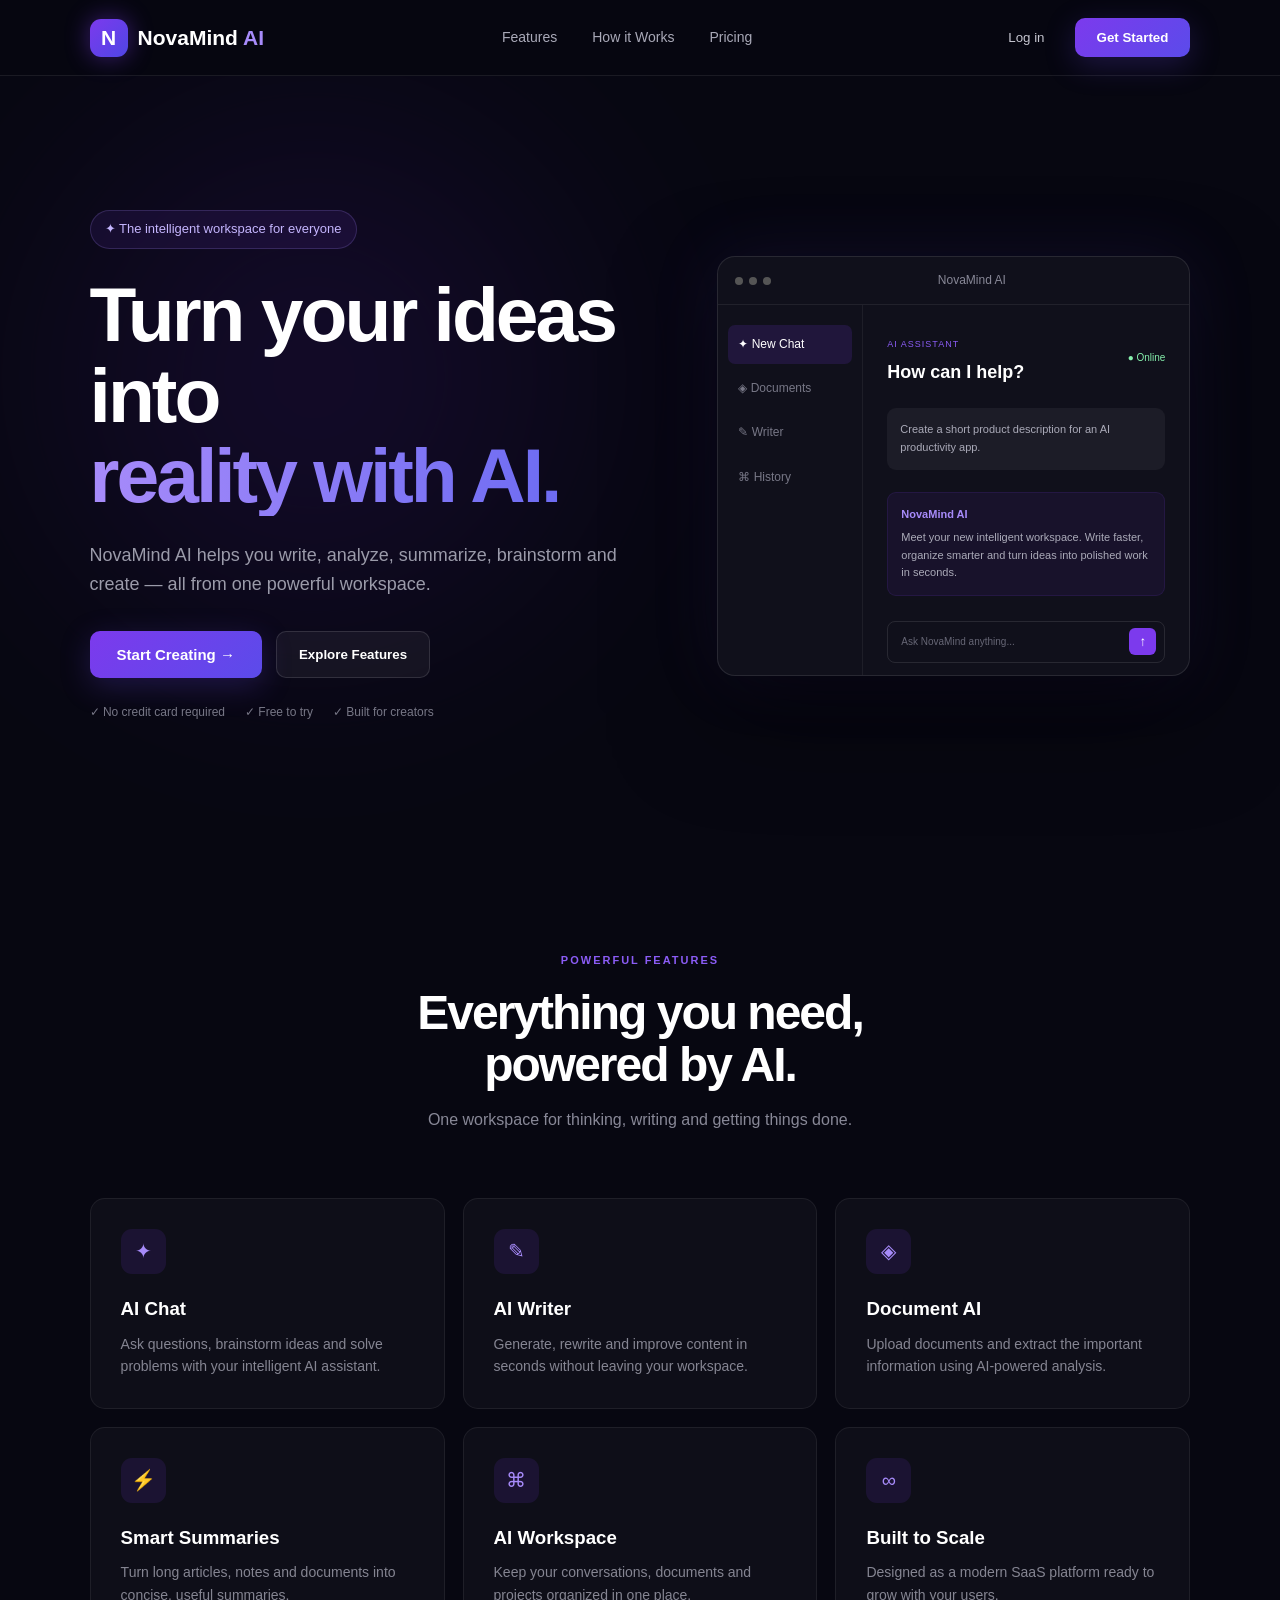
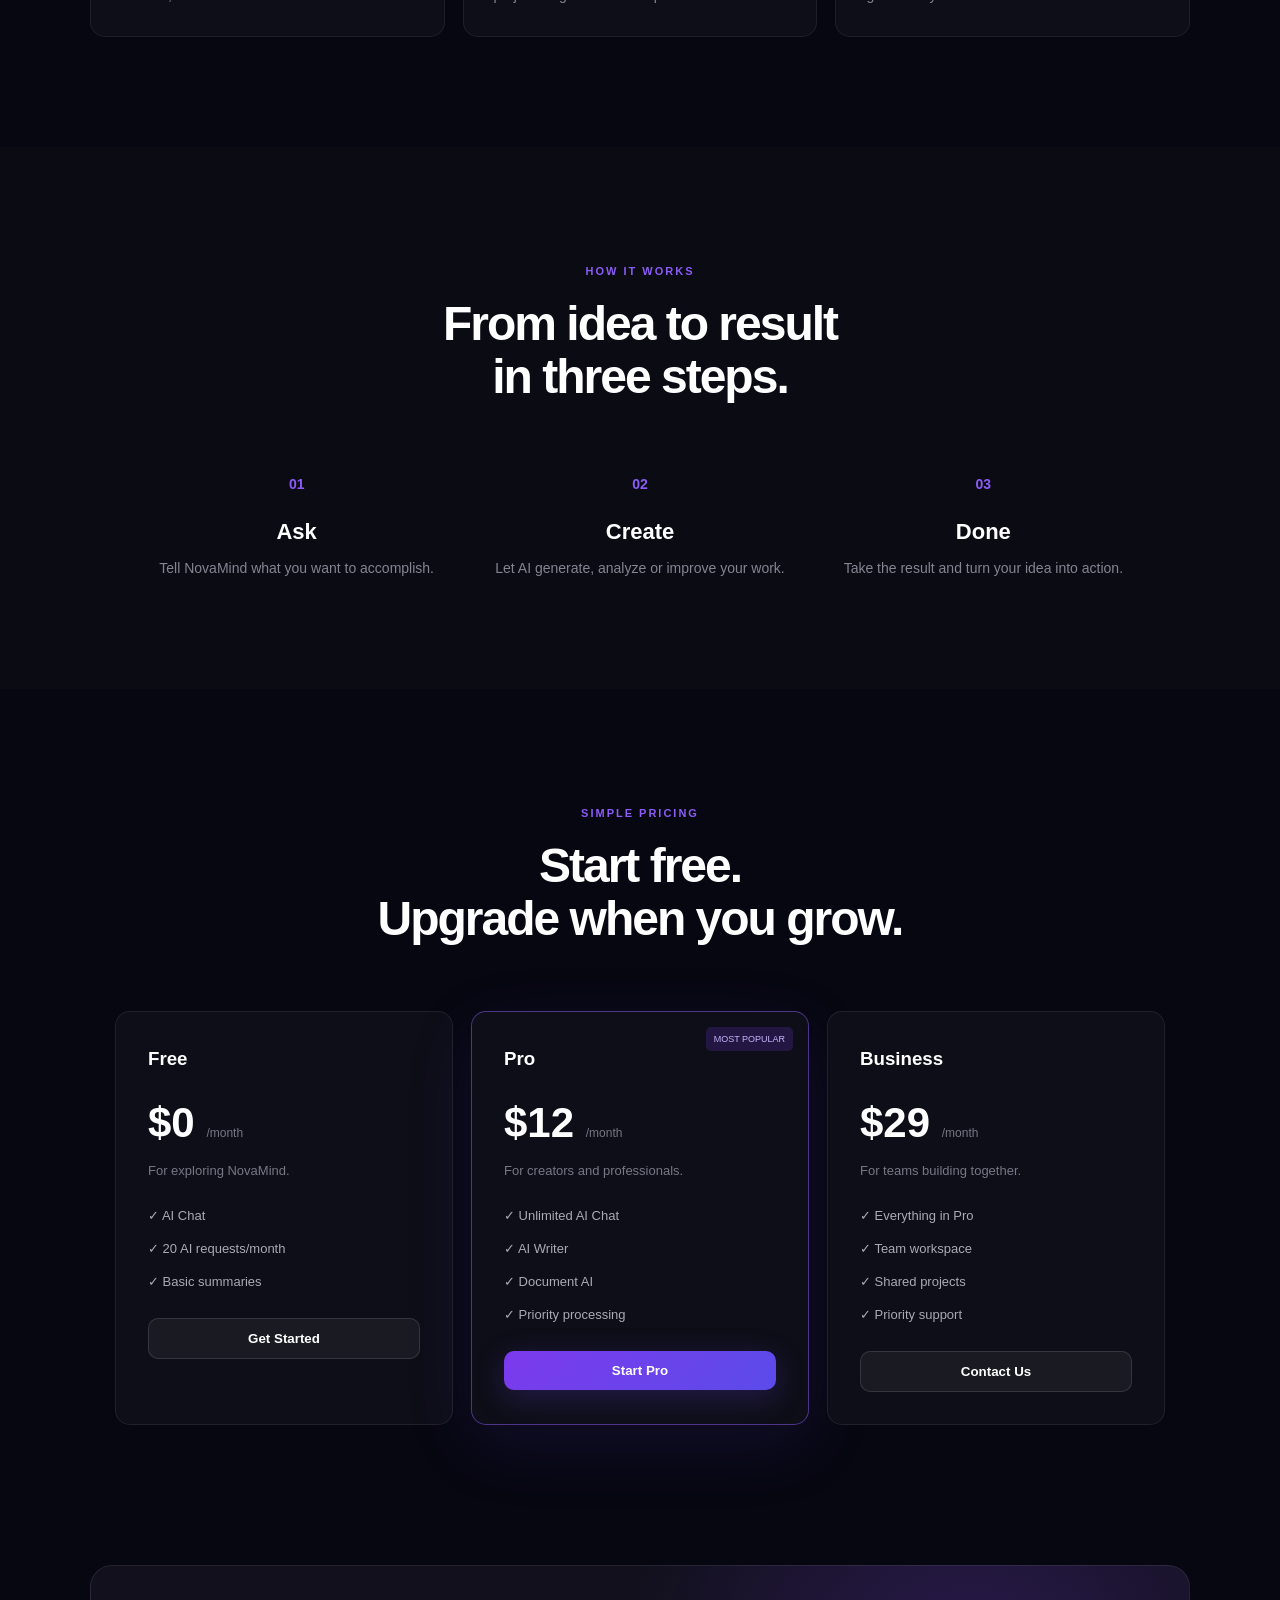
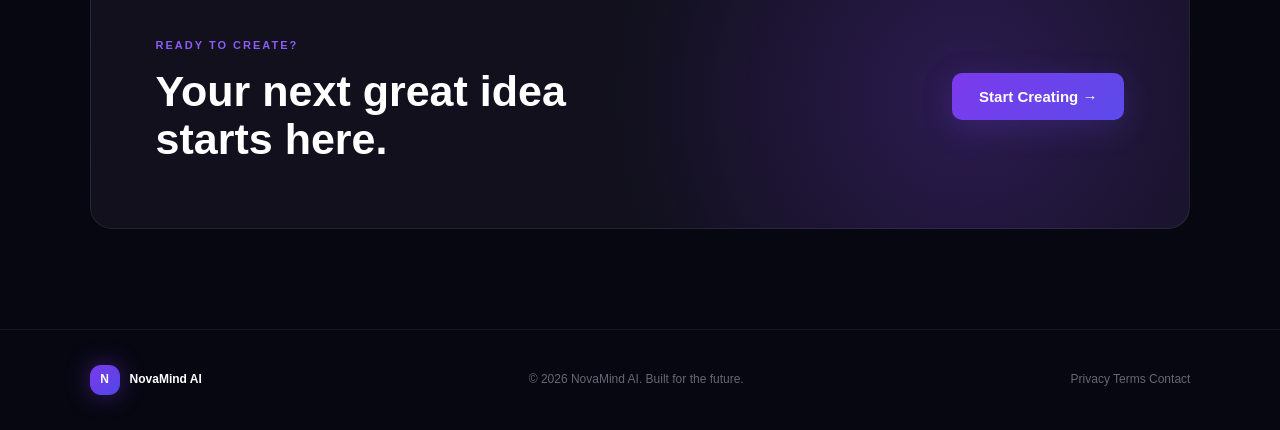
<file: index.html>
<!DOCTYPE html>
<html lang="en">
<head>
    <meta charset="UTF-8">
    <meta name="viewport" content="width=device-width, initial-scale=1.0">

    <title>NovaMind AI — Your AI Workspace</title>

    <link rel="stylesheet" href="style.css">
</head>

<body>

    <!-- NAVBAR -->
    <header class="navbar">
        <div class="logo">
            <span class="logo-icon">N</span>
            <span>NovaMind<span class="ai"> AI</span></span>
        </div>

        <nav>
            <a href="#features">Features</a>
            <a href="#how">How it Works</a>
            <a href="#pricing">Pricing</a>
        </nav>

        <div class="nav-buttons">
            <button class="login-btn">Log in</button>
            <button class="primary-btn">Get Started</button>
        </div>
    </header>


    <!-- HERO -->
    <main>

        <section class="hero">

            <div class="hero-content">

                <div class="badge">
                    ✦ The intelligent workspace for everyone
                </div>

                <h1>
                    Turn your ideas into
                    <span>reality with AI.</span>
                </h1>

                <p>
                    NovaMind AI helps you write, analyze, summarize,
                    brainstorm and create — all from one powerful workspace.
                </p>

                <div class="hero-buttons">
                    <button class="primary-btn large">
                        Start Creating →
                    </button>

                    <button class="secondary-btn">
                        Explore Features
                    </button>
                </div>

                <div class="trust">
                    <span>✓ No credit card required</span>
                    <span>✓ Free to try</span>
                    <span>✓ Built for creators</span>
                </div>

            </div>


            <!-- AI CARD -->
            <div class="ai-preview">

                <div class="window-top">
                    <div class="dots">
                        <span></span>
                        <span></span>
                        <span></span>
                    </div>

                    <div class="window-title">
                        NovaMind AI
                    </div>
                </div>

                <div class="preview-body">

                    <div class="sidebar">
                        <div class="side-item active">✦ New Chat</div>
                        <div class="side-item">◈ Documents</div>
                        <div class="side-item">✎ Writer</div>
                        <div class="side-item">⌘ History</div>
                    </div>

                    <div class="chat">

                        <div class="chat-title">
                            <div>
                                <small>AI ASSISTANT</small>
                                <h3>How can I help?</h3>
                            </div>

                            <div class="online">
                                ● Online
                            </div>
                        </div>

                        <div class="message user-message">
                            Create a short product description for an AI productivity app.
                        </div>

                        <div class="message ai-message">
                            <strong>NovaMind AI</strong>
                            <p>
                                Meet your new intelligent workspace.
                                Write faster, organize smarter and turn
                                ideas into polished work in seconds.
                            </p>
                        </div>

                        <div class="input-box">
                            <span>Ask NovaMind anything...</span>
                            <button>↑</button>
                        </div>

                    </div>

                </div>

            </div>

        </section>


        <!-- FEATURES -->
        <section class="section" id="features">

            <div class="section-heading">
                <span>POWERFUL FEATURES</span>

                <h2>
                    Everything you need,
                    <br>
                    powered by AI.
                </h2>

                <p>
                    One workspace for thinking, writing and getting things done.
                </p>
            </div>


            <div class="features-grid">

                <div class="feature-card">
                    <div class="feature-icon">✦</div>
                    <h3>AI Chat</h3>
                    <p>
                        Ask questions, brainstorm ideas and solve problems
                        with your intelligent AI assistant.
                    </p>
                </div>

                <div class="feature-card">
                    <div class="feature-icon">✎</div>
                    <h3>AI Writer</h3>
                    <p>
                        Generate, rewrite and improve content in seconds
                        without leaving your workspace.
                    </p>
                </div>

                <div class="feature-card">
                    <div class="feature-icon">◈</div>
                    <h3>Document AI</h3>
                    <p>
                        Upload documents and extract the important information
                        using AI-powered analysis.
                    </p>
                </div>

                <div class="feature-card">
                    <div class="feature-icon">⚡</div>
                    <h3>Smart Summaries</h3>
                    <p>
                        Turn long articles, notes and documents into
                        concise, useful summaries.
                    </p>
                </div>

                <div class="feature-card">
                    <div class="feature-icon">⌘</div>
                    <h3>AI Workspace</h3>
                    <p>
                        Keep your conversations, documents and projects
                        organized in one place.
                    </p>
                </div>

                <div class="feature-card">
                    <div class="feature-icon">∞</div>
                    <h3>Built to Scale</h3>
                    <p>
                        Designed as a modern SaaS platform ready to grow
                        with your users.
                    </p>
                </div>

            </div>

        </section>


        <!-- HOW IT WORKS -->
        <section class="how-section" id="how">

            <div class="section-heading">
                <span>HOW IT WORKS</span>

                <h2>
                    From idea to result
                    <br>
                    in three steps.
                </h2>
            </div>


            <div class="steps">

                <div class="step">
                    <div class="step-number">01</div>
                    <h3>Ask</h3>
                    <p>
                        Tell NovaMind what you want to accomplish.
                    </p>
                </div>

                <div class="step">
                    <div class="step-number">02</div>
                    <h3>Create</h3>
                    <p>
                        Let AI generate, analyze or improve your work.
                    </p>
                </div>

                <div class="step">
                    <div class="step-number">03</div>
                    <h3>Done</h3>
                    <p>
                        Take the result and turn your idea into action.
                    </p>
                </div>

            </div>

        </section>


        <!-- PRICING -->
        <section class="section pricing" id="pricing">

            <div class="section-heading">

                <span>SIMPLE PRICING</span>

                <h2>
                    Start free.
                    <br>
                    Upgrade when you grow.
                </h2>

            </div>


            <div class="pricing-grid">

                <div class="price-card">

                    <h3>Free</h3>

                    <div class="price">
                        $0
                        <small>/month</small>
                    </div>

                    <p>For exploring NovaMind.</p>

                    <ul>
                        <li>✓ AI Chat</li>
                        <li>✓ 20 AI requests/month</li>
                        <li>✓ Basic summaries</li>
                    </ul>

                    <button class="secondary-btn full">
                        Get Started
                    </button>

                </div>


                <div class="price-card featured">

                    <div class="popular">
                        MOST POPULAR
                    </div>

                    <h3>Pro</h3>

                    <div class="price">
                        $12
                        <small>/month</small>
                    </div>

                    <p>For creators and professionals.</p>

                    <ul>
                        <li>✓ Unlimited AI Chat</li>
                        <li>✓ AI Writer</li>
                        <li>✓ Document AI</li>
                        <li>✓ Priority processing</li>
                    </ul>

                    <button class="primary-btn full">
                        Start Pro
                    </button>

                </div>


                <div class="price-card">

                    <h3>Business</h3>

                    <div class="price">
                        $29
                        <small>/month</small>
                    </div>

                    <p>For teams building together.</p>

                    <ul>
                        <li>✓ Everything in Pro</li>
                        <li>✓ Team workspace</li>
                        <li>✓ Shared projects</li>
                        <li>✓ Priority support</li>
                    </ul>

                    <button class="secondary-btn full">
                        Contact Us
                    </button>

                </div>

            </div>

        </section>


        <!-- CTA -->
        <section class="cta">

            <div>
                <span>READY TO CREATE?</span>

                <h2>
                    Your next great idea
                    <br>
                    starts here.
                </h2>
            </div>

            <button class="primary-btn large">
                Start Creating →
            </button>

        </section>

    </main>


    <!-- FOOTER -->
    <footer>

        <div class="footer-logo">
            <span class="logo-icon">N</span>
            NovaMind AI
        </div>

        <p>
            © 2026 NovaMind AI. Built for the future.
        </p>

        <div class="footer-links">
            <a href="#">Privacy</a>
            <a href="#">Terms</a>
            <a href="#">Contact</a>
        </div>

    </footer>


    <script src="script.js"></script>

</body>
</html>
</file>
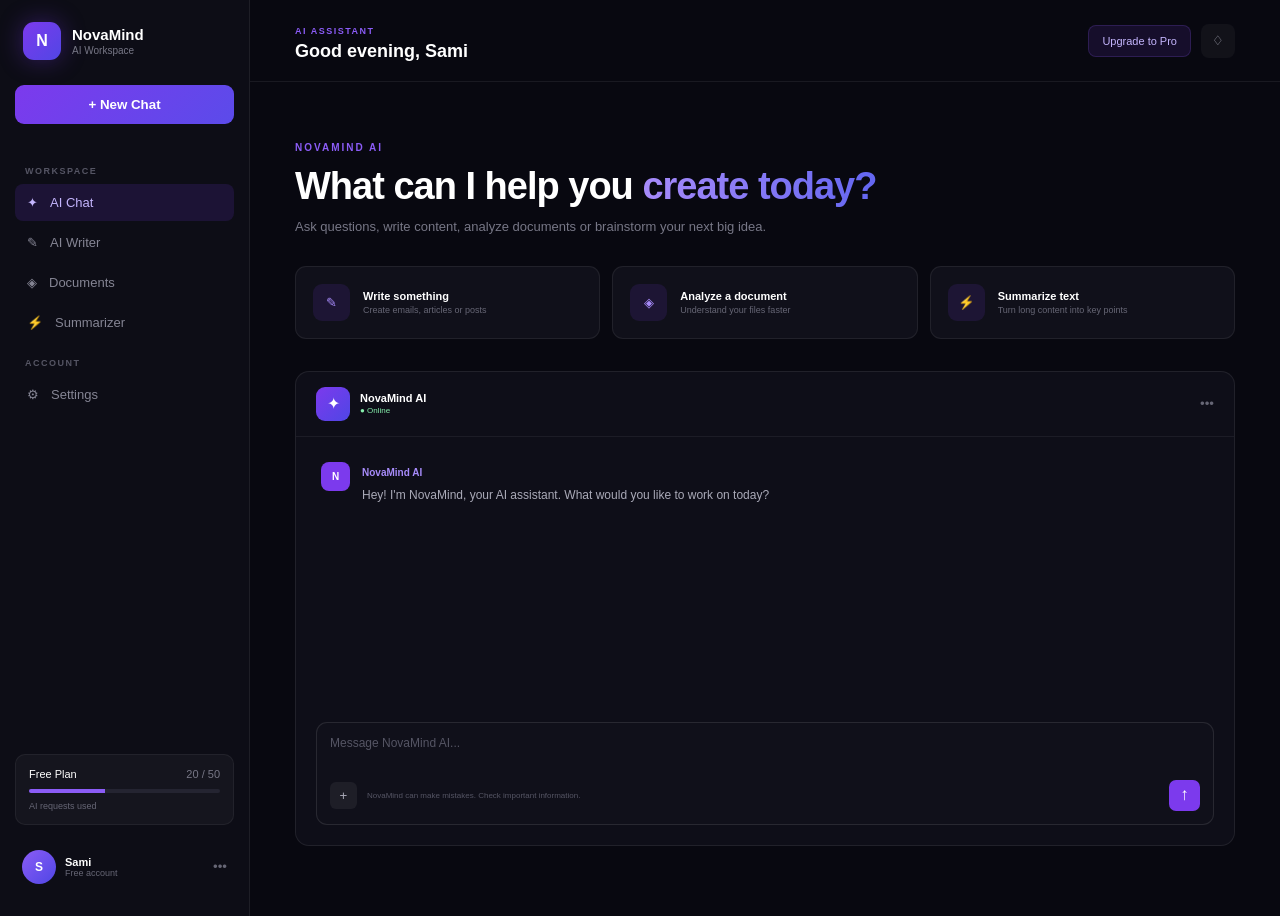
<file: app/dashboard.html>
<!DOCTYPE html>
<html lang="en">
<head>
    <meta charset="UTF-8">
    <meta name="viewport" content="width=device-width, initial-scale=1.0">

    <title>NovaMind AI — Dashboard</title>

    <link rel="stylesheet" href="dashboard.css">
</head>

<body>

    <div class="app">

        <!-- SIDEBAR -->
        <aside class="sidebar">

            <div class="brand">
                <div class="brand-icon">N</div>
                <div>
                    <strong>NovaMind</strong>
                    <span>AI Workspace</span>
                </div>
            </div>

            <button class="new-chat">
                + New Chat
            </button>

            <div class="menu">

                <div class="menu-title">
                    WORKSPACE
                </div>

                <button class="menu-item active">
                    ✦ <span>AI Chat</span>
                </button>

                <button class="menu-item">
                    ✎ <span>AI Writer</span>
                </button>

                <button class="menu-item">
                    ◈ <span>Documents</span>
                </button>

                <button class="menu-item">
                    ⚡ <span>Summarizer</span>
                </button>

                <div class="menu-title">
                    ACCOUNT
                </div>

                <button class="menu-item">
                    ⚙ <span>Settings</span>
                </button>

            </div>

            <div class="sidebar-bottom">

                <div class="usage">
                    <div class="usage-top">
                        <span>Free Plan</span>
                        <span>20 / 50</span>
                    </div>

                    <div class="progress">
                        <div></div>
                    </div>

                    <small>AI requests used</small>
                </div>

                <div class="user">
                    <div class="avatar">
                        S
                    </div>

                    <div>
                        <strong>Sami</strong>
                        <span>Free account</span>
                    </div>

                    <button>•••</button>
                </div>

            </div>

        </aside>


        <!-- MAIN -->
        <main class="main">

            <!-- TOP BAR -->
            <header class="topbar">

                <div>
                    <span class="page-label">
                        AI ASSISTANT
                    </span>

                    <h1>
                        Good evening, Sami
                    </h1>
                </div>

                <div class="top-actions">

                    <button class="upgrade">
                        Upgrade to Pro
                    </button>

                    <button class="icon-button">
                        ♢
                    </button>

                </div>

            </header>


            <!-- CONTENT -->
            <section class="content">

                <div class="welcome">

                    <div>
                        <span class="eyebrow">
                            NOVAMIND AI
                        </span>

                        <h2>
                            What can I help you
                            <span>create today?</span>
                        </h2>

                        <p>
                            Ask questions, write content, analyze documents
                            or brainstorm your next big idea.
                        </p>
                    </div>

                </div>


                <!-- QUICK ACTIONS -->
                <div class="quick-actions">

                    <button class="action-card">

                        <div class="action-icon">
                            ✎
                        </div>

                        <div>
                            <strong>Write something</strong>
                            <span>
                                Create emails, articles or posts
                            </span>
                        </div>

                    </button>


                    <button class="action-card">

                        <div class="action-icon">
                            ◈
                        </div>

                        <div>
                            <strong>Analyze a document</strong>
                            <span>
                                Understand your files faster
                            </span>
                        </div>

                    </button>


                    <button class="action-card">

                        <div class="action-icon">
                            ⚡
                        </div>

                        <div>
                            <strong>Summarize text</strong>
                            <span>
                                Turn long content into key points
                            </span>
                        </div>

                    </button>

                </div>


                <!-- CHAT -->
                <div class="chat-container">

                    <div class="chat-header">

                        <div class="assistant-info">

                            <div class="ai-avatar">
                                ✦
                            </div>

                            <div>
                                <strong>NovaMind AI</strong>
                                <span>
                                    ● Online
                                </span>
                            </div>

                        </div>

                        <button class="more">
                            •••
                        </button>

                    </div>


                    <div class="messages" id="messages">

                        <div class="message ai">

                            <div class="message-avatar">
                                N
                            </div>

                            <div class="message-content">

                                <strong>NovaMind AI</strong>

                                <p>
                                    Hey! I'm NovaMind, your AI assistant.
                                    What would you like to work on today?
                                </p>

                            </div>

                        </div>

                    </div>


                    <!-- INPUT -->
                    <div class="input-area">

                        <textarea
                            id="chatInput"
                            placeholder="Message NovaMind AI..."
                            rows="1"
                        ></textarea>

                        <div class="input-bottom">

                            <div class="input-tools">

                                <button title="Attach file">
                                    +
                                </button>

                                <span>
                                    NovaMind can make mistakes. Check important information.
                                </span>

                            </div>

                            <button
                                class="send-button"
                                id="sendButton"
                            >
                                ↑
                            </button>

                        </div>

                    </div>

                </div>

            </section>

        </main>

    </div>


    <script src="dashboard.js"></script>

</body>
</html>
</file>
<file: style.css>
* {
    margin: 0;
    padding: 0;
    box-sizing: border-box;
}

html {
    scroll-behavior: smooth;
}

body {
    font-family: Arial, sans-serif;
    background: #070711;
    color: #ffffff;
    line-height: 1.6;
}

a {
    text-decoration: none;
    color: inherit;
}

button {
    font-family: inherit;
    cursor: pointer;
    border: none;
}


/* =========================
   NAVBAR
========================= */

.navbar {
    width: 100%;
    height: 76px;
    padding: 0 7%;
    display: flex;
    align-items: center;
    justify-content: space-between;
    border-bottom: 1px solid rgba(255,255,255,0.08);
    background: rgba(7,7,17,0.9);
    position: sticky;
    top: 0;
    z-index: 100;
    backdrop-filter: blur(15px);
}

.logo {
    display: flex;
    align-items: center;
    gap: 10px;
    font-size: 21px;
    font-weight: 700;
}

.logo-icon {
    width: 38px;
    height: 38px;
    border-radius: 11px;
    display: flex;
    align-items: center;
    justify-content: center;
    background: linear-gradient(135deg, #7c3aed, #4f46e5);
    box-shadow: 0 0 25px rgba(124,58,237,0.45);
}

.ai {
    color: #a78bfa;
}

.navbar nav {
    display: flex;
    gap: 35px;
}

.navbar nav a {
    color: #a9a9b8;
    font-size: 14px;
    transition: 0.3s;
}

.navbar nav a:hover {
    color: white;
}

.nav-buttons {
    display: flex;
    align-items: center;
    gap: 12px;
}

.login-btn {
    background: transparent;
    color: #c5c5d0;
    padding: 11px 18px;
}

.primary-btn {
    background: linear-gradient(135deg, #7c3aed, #5b4bea);
    color: white;
    padding: 12px 22px;
    border-radius: 10px;
    font-weight: 600;
    box-shadow: 0 8px 30px rgba(99,67,220,0.25);
    transition: 0.3s;
}

.primary-btn:hover {
    transform: translateY(-2px);
    box-shadow: 0 12px 35px rgba(99,67,220,0.4);
}

.secondary-btn {
    background: rgba(255,255,255,0.05);
    border: 1px solid rgba(255,255,255,0.12);
    color: white;
    padding: 12px 22px;
    border-radius: 10px;
    font-weight: 600;
    transition: 0.3s;
}

.secondary-btn:hover {
    background: rgba(255,255,255,0.1);
}

.large {
    padding: 15px 27px;
    font-size: 15px;
}


/* =========================
   HERO
========================= */

.hero {
    min-height: 760px;
    padding: 100px 7% 80px;
    display: flex;
    align-items: center;
    justify-content: space-between;
    gap: 70px;
    position: relative;
    overflow: hidden;
}

.hero::before {
    content: "";
    position: absolute;
    width: 500px;
    height: 500px;
    background: #6d28d9;
    opacity: 0.12;
    filter: blur(130px);
    border-radius: 50%;
    top: 50px;
    left: 5%;
}

.hero-content {
    max-width: 600px;
    position: relative;
    z-index: 2;
}

.badge {
    display: inline-block;
    padding: 8px 14px;
    border-radius: 30px;
    background: rgba(124,58,237,0.1);
    border: 1px solid rgba(167,139,250,0.2);
    color: #c4b5fd;
    font-size: 13px;
    margin-bottom: 25px;
}

.hero h1 {
    font-size: clamp(48px, 6vw, 78px);
    line-height: 1.05;
    letter-spacing: -3px;
    margin-bottom: 25px;
}

.hero h1 span {
    display: block;
    background: linear-gradient(90deg, #a78bfa, #6366f1);
    -webkit-background-clip: text;
    -webkit-text-fill-color: transparent;
}

.hero-content > p {
    color: #9b9baa;
    font-size: 18px;
    max-width: 540px;
    margin-bottom: 32px;
}

.hero-buttons {
    display: flex;
    gap: 14px;
}

.trust {
    margin-top: 25px;
    display: flex;
    gap: 20px;
    flex-wrap: wrap;
    color: #777786;
    font-size: 12px;
}


/* =========================
   AI PREVIEW
========================= */

.ai-preview {
    width: 570px;
    min-width: 450px;
    border: 1px solid rgba(255,255,255,0.1);
    border-radius: 18px;
    overflow: hidden;
    background: #10101b;
    box-shadow:
        0 40px 100px rgba(0,0,0,0.5),
        0 0 70px rgba(99,67,220,0.12);
    position: relative;
    z-index: 2;
}

.window-top {
    height: 48px;
    display: flex;
    align-items: center;
    padding: 0 17px;
    border-bottom: 1px solid rgba(255,255,255,0.07);
}

.dots {
    display: flex;
    gap: 6px;
}

.dots span {
    width: 8px;
    height: 8px;
    border-radius: 50%;
    background: #555;
}

.window-title {
    margin: auto;
    color: #888897;
    font-size: 12px;
}

.preview-body {
    display: flex;
    height: 370px;
}

.sidebar {
    width: 145px;
    padding: 20px 10px;
    border-right: 1px solid rgba(255,255,255,0.06);
}

.side-item {
    padding: 10px;
    color: #777786;
    font-size: 12px;
    border-radius: 7px;
    margin-bottom: 5px;
}

.side-item.active {
    color: white;
    background: rgba(124,58,237,0.15);
}

.chat {
    flex: 1;
    padding: 24px;
}

.chat-title {
    display: flex;
    justify-content: space-between;
    align-items: center;
}

.chat-title small {
    color: #8b5cf6;
    font-size: 9px;
    letter-spacing: 1px;
}

.chat-title h3 {
    font-size: 18px;
    margin-top: 3px;
}

.online {
    color: #86efac;
    font-size: 10px;
}

.message {
    padding: 13px;
    border-radius: 9px;
    font-size: 11px;
    margin-top: 22px;
}

.user-message {
    background: rgba(255,255,255,0.05);
    color: #aaaab8;
}

.ai-message {
    background: rgba(124,58,237,0.08);
    border: 1px solid rgba(124,58,237,0.12);
}

.ai-message strong {
    color: #a78bfa;
}

.ai-message p {
    margin-top: 6px;
    color: #aaaab8;
}

.input-box {
    height: 42px;
    margin-top: 25px;
    border: 1px solid rgba(255,255,255,0.1);
    border-radius: 8px;
    display: flex;
    align-items: center;
    justify-content: space-between;
    padding: 0 8px 0 13px;
    color: #666675;
    font-size: 10px;
}

.input-box button {
    width: 27px;
    height: 27px;
    border-radius: 6px;
    background: #7c3aed;
    color: white;
}


/* =========================
   SECTIONS
========================= */

.section {
    padding: 110px 7%;
}

.section-heading {
    text-align: center;
    max-width: 700px;
    margin: auto;
}

.section-heading > span {
    color: #8b5cf6;
    font-size: 11px;
    font-weight: 700;
    letter-spacing: 2px;
}

.section-heading h2 {
    font-size: 48px;
    line-height: 1.1;
    margin: 15px 0;
    letter-spacing: -2px;
}

.section-heading p {
    color: #888897;
}


/* =========================
   FEATURES
========================= */

.features-grid {
    margin-top: 65px;
    display: grid;
    grid-template-columns: repeat(3, 1fr);
    gap: 18px;
}

.feature-card {
    padding: 30px;
    background: #0e0e18;
    border: 1px solid rgba(255,255,255,0.07);
    border-radius: 15px;
    transition: 0.3s;
}

.feature-card:hover {
    transform: translateY(-5px);
    border-color: rgba(139,92,246,0.3);
}

.feature-icon {
    width: 45px;
    height: 45px;
    display: flex;
    align-items: center;
    justify-content: center;
    border-radius: 11px;
    background: rgba(124,58,237,0.12);
    color: #a78bfa;
    font-size: 20px;
    margin-bottom: 20px;
}

.feature-card h3 {
    margin-bottom: 9px;
}

.feature-card p {
    color: #858592;
    font-size: 14px;
}


/* =========================
   HOW IT WORKS
========================= */

.how-section {
    padding: 110px 7%;
    background: #0b0b14;
}

.steps {
    max-width: 1000px;
    margin: 70px auto 0;
    display: grid;
    grid-template-columns: repeat(3, 1fr);
    gap: 30px;
}

.step {
    text-align: center;
}

.step-number {
    color: #8b5cf6;
    font-size: 14px;
    font-weight: bold;
    margin-bottom: 18px;
}

.step h3 {
    font-size: 22px;
    margin-bottom: 8px;
}

.step p {
    color: #858592;
    font-size: 14px;
}


/* =========================
   PRICING
========================= */

.pricing-grid {
    max-width: 1050px;
    margin: 65px auto 0;
    display: grid;
    grid-template-columns: repeat(3, 1fr);
    gap: 18px;
}

.price-card {
    padding: 32px;
    background: #0e0e18;
    border: 1px solid rgba(255,255,255,0.08);
    border-radius: 15px;
    position: relative;
}

.price-card.featured {
    border-color: rgba(139,92,246,0.5);
    box-shadow: 0 20px 70px rgba(99,67,220,0.12);
}

.popular {
    position: absolute;
    top: 15px;
    right: 15px;
    font-size: 9px;
    padding: 5px 8px;
    border-radius: 5px;
    background: rgba(124,58,237,0.2);
    color: #c4b5fd;
}

.price {
    font-size: 42px;
    font-weight: 700;
    margin: 15px 0 5px;
}

.price small {
    color: #777786;
    font-size: 12px;
    font-weight: normal;
}

.price-card > p {
    color: #777786;
    font-size: 13px;
}

.price-card ul {
    list-style: none;
    margin: 25px 0;
}

.price-card li {
    color: #aaaab8;
    font-size: 13px;
    margin: 12px 0;
}

.full {
    width: 100%;
}


/* =========================
   CTA
========================= */

.cta {
    margin: 30px 7% 100px;
    padding: 65px;
    border-radius: 22px;
    background:
        radial-gradient(circle at 80% 50%, rgba(124,58,237,0.25), transparent 40%),
        #11101c;
    border: 1px solid rgba(255,255,255,0.08);
    display: flex;
    justify-content: space-between;
    align-items: center;
}

.cta > div > span {
    color: #8b5cf6;
    font-size: 11px;
    letter-spacing: 2px;
    font-weight: bold;
}

.cta h2 {
    font-size: 43px;
    line-height: 1.1;
    margin-top: 12px;
}


/* =========================
   FOOTER
========================= */

footer {
    padding: 35px 7%;
    border-top: 1px solid rgba(255,255,255,0.07);
    display: flex;
    justify-content: space-between;
    align-items: center;
    color: #666675;
    font-size: 12px;
}

.footer-logo {
    display: flex;
    align-items: center;
    gap: 10px;
    color: white;
    font-weight: 600;
}

.footer-logo .logo-icon {
    width: 30px;
    height: 30px;
    font-size: 12px;
}


/* =========================
   MOBILE
========================= */

@media (max-width: 1000px) {

    .navbar nav {
        display: none;
    }

    .hero {
        flex-direction: column;
        text-align: center;
    }

    .hero-content {
        max-width: 750px;
    }

    .hero-content > p {
        margin-left: auto;
        margin-right: auto;
    }

    .hero-buttons,
    .trust {
        justify-content: center;
    }

    .ai-preview {
        width: 100%;
        min-width: 0;
    }

    .features-grid {
        grid-template-columns: repeat(2, 1fr);
    }

    .pricing-grid {
        grid-template-columns: 1fr;
        max-width: 500px;
    }
}


@media (max-width: 650px) {

    .navbar {
        padding: 0 5%;
    }

    .login-btn {
        display: none;
    }

    .hero {
        padding: 70px 5%;
    }

    .hero h1 {
        font-size: 45px;
    }

    .hero-buttons {
        flex-direction: column;
    }

    .ai-preview {
        transform: scale(0.95);
    }

    .sidebar {
        display: none;
    }

    .section {
        padding: 80px 5%;
    }

    .section-heading h2 {
        font-size: 37px;
    }

    .features-grid {
        grid-template-columns: 1fr;
    }

    .steps {
        grid-template-columns: 1fr;
    }

    .cta {
        margin: 20px 5% 70px;
        padding: 40px 25px;
        flex-direction: column;
        align-items: flex-start;
        gap: 30px;
    }

    .cta h2 {
        font-size: 35px;
    }

    footer {
        flex-direction: column;
        gap: 15px;
    }
}
</file>
<file: app/dashboard.css>
* {
    margin: 0;
    padding: 0;
    box-sizing: border-box;
}

body {
    font-family: Arial, sans-serif;
    background: #080810;
    color: #ffffff;
}

button,
textarea {
    font-family: inherit;
}

button {
    cursor: pointer;
    border: none;
}

.app {
    min-height: 100vh;
    display: flex;
}


/* SIDEBAR */

.sidebar {
    width: 250px;
    min-height: 100vh;
    background: #0d0d16;
    border-right: 1px solid rgba(255,255,255,0.07);
    display: flex;
    flex-direction: column;
    padding: 22px 15px;
}

.brand {
    display: flex;
    align-items: center;
    gap: 11px;
    padding: 0 8px 25px;
}

.brand-icon {
    width: 38px;
    height: 38px;
    border-radius: 11px;
    display: flex;
    align-items: center;
    justify-content: center;
    background: linear-gradient(135deg, #7c3aed, #5146e5);
    font-weight: bold;
    box-shadow: 0 0 25px rgba(124,58,237,0.35);
}

.brand strong {
    display: block;
    font-size: 15px;
}

.brand span {
    display: block;
    color: #777786;
    font-size: 10px;
    margin-top: 2px;
}


.new-chat {
    width: 100%;
    padding: 12px;
    border-radius: 9px;
    background: linear-gradient(135deg, #7c3aed, #5b4bea);
    color: white;
    font-weight: bold;
    margin-bottom: 25px;
}


.menu-title {
    color: #555564;
    font-size: 9px;
    letter-spacing: 1.5px;
    font-weight: bold;
    margin: 17px 10px 8px;
}

.menu-item {
    width: 100%;
    display: flex;
    align-items: center;
    gap: 12px;
    background: transparent;
    color: #858594;
    padding: 11px 12px;
    border-radius: 8px;
    text-align: left;
    font-size: 13px;
    margin-bottom: 3px;
}

.menu-item:hover {
    background: rgba(255,255,255,0.04);
    color: white;
}

.menu-item.active {
    background: rgba(124,58,237,0.14);
    color: #c4b5fd;
}


.sidebar-bottom {
    margin-top: auto;
}

.usage {
    background: rgba(255,255,255,0.035);
    border: 1px solid rgba(255,255,255,0.06);
    border-radius: 10px;
    padding: 13px;
    margin-bottom: 15px;
}

.usage-top {
    display: flex;
    justify-content: space-between;
    font-size: 11px;
    margin-bottom: 9px;
}

.usage-top span:last-child {
    color: #777786;
}

.progress {
    width: 100%;
    height: 4px;
    border-radius: 10px;
    background: #242431;
    overflow: hidden;
}

.progress div {
    width: 40%;
    height: 100%;
    background: #8b5cf6;
}

.usage small {
    color: #666675;
    font-size: 9px;
    display: block;
    margin-top: 8px;
}


.user {
    display: flex;
    align-items: center;
    gap: 9px;
    padding: 10px 7px;
}

.avatar {
    width: 34px;
    height: 34px;
    border-radius: 50%;
    background: linear-gradient(135deg, #8b5cf6, #4f46e5);
    display: flex;
    align-items: center;
    justify-content: center;
    font-weight: bold;
    font-size: 12px;
}

.user strong {
    display: block;
    font-size: 11px;
}

.user span {
    display: block;
    color: #666675;
    font-size: 9px;
}

.user button {
    margin-left: auto;
    background: transparent;
    color: #666675;
}


/* MAIN */

.main {
    flex: 1;
    min-width: 0;
}


.topbar {
    height: 82px;
    border-bottom: 1px solid rgba(255,255,255,0.07);
    display: flex;
    justify-content: space-between;
    align-items: center;
    padding: 0 45px;
}

.page-label {
    color: #8b5cf6;
    font-size: 9px;
    letter-spacing: 1.5px;
    font-weight: bold;
}

.topbar h1 {
    font-size: 18px;
    margin-top: 3px;
}

.top-actions {
    display: flex;
    gap: 10px;
    align-items: center;
}

.upgrade {
    background: rgba(124,58,237,0.12);
    border: 1px solid rgba(139,92,246,0.2);
    color: #c4b5fd;
    padding: 9px 13px;
    border-radius: 8px;
    font-size: 11px;
}

.icon-button {
    width: 34px;
    height: 34px;
    background: rgba(255,255,255,0.04);
    color: #aaaab8;
    border-radius: 8px;
}


/* CONTENT */

.content {
    max-width: 1050px;
    margin: auto;
    padding: 55px 45px 70px;
}


.eyebrow {
    color: #8b5cf6;
    font-size: 10px;
    letter-spacing: 2px;
    font-weight: bold;
}

.welcome h2 {
    font-size: 38px;
    line-height: 1.15;
    margin: 10px 0;
    letter-spacing: -1px;
}

.welcome h2 span {
    background: linear-gradient(90deg, #a78bfa, #6366f1);
    -webkit-background-clip: text;
    -webkit-text-fill-color: transparent;
}

.welcome p {
    color: #777786;
    font-size: 13px;
}


/* QUICK ACTIONS */

.quick-actions {
    display: grid;
    grid-template-columns: repeat(3, 1fr);
    gap: 12px;
    margin: 32px 0;
}

.action-card {
    background: #10101a;
    border: 1px solid rgba(255,255,255,0.07);
    border-radius: 11px;
    padding: 17px;
    display: flex;
    align-items: center;
    gap: 13px;
    color: white;
    text-align: left;
    transition: 0.25s;
}

.action-card:hover {
    border-color: rgba(139,92,246,0.35);
    transform: translateY(-2px);
}

.action-icon {
    width: 37px;
    height: 37px;
    flex-shrink: 0;
    border-radius: 9px;
    display: flex;
    align-items: center;
    justify-content: center;
    background: rgba(124,58,237,0.12);
    color: #a78bfa;
}

.action-card strong {
    display: block;
    font-size: 11px;
}

.action-card span {
    display: block;
    color: #666675;
    font-size: 9px;
    margin-top: 3px;
}


/* CHAT */

.chat-container {
    background: #0e0e18;
    border: 1px solid rgba(255,255,255,0.08);
    border-radius: 14px;
    overflow: hidden;
    min-height: 470px;
}


.chat-header {
    height: 65px;
    padding: 0 20px;
    border-bottom: 1px solid rgba(255,255,255,0.06);
    display: flex;
    justify-content: space-between;
    align-items: center;
}

.assistant-info {
    display: flex;
    align-items: center;
    gap: 10px;
}

.ai-avatar {
    width: 34px;
    height: 34px;
    border-radius: 9px;
    background: linear-gradient(135deg, #7c3aed, #4f46e5);
    display: flex;
    align-items: center;
    justify-content: center;
}

.assistant-info strong {
    display: block;
    font-size: 11px;
}

.assistant-info span {
    display: block;
    color: #86efac;
    font-size: 8px;
    margin-top: 2px;
}

.more {
    background: transparent;
    color: #666675;
}


.messages {
    min-height: 285px;
    padding: 25px;
}

.message {
    display: flex;
    gap: 12px;
    max-width: 700px;
}

.message-avatar {
    width: 29px;
    height: 29px;
    flex-shrink: 0;
    border-radius: 8px;
    background: #7c3aed;
    display: flex;
    justify-content: center;
    align-items: center;
    font-size: 10px;
    font-weight: bold;
}

.message-content strong {
    font-size: 10px;
    color: #a78bfa;
}

.message-content p {
    color: #aaaab8;
    font-size: 12px;
    margin-top: 5px;
    line-height: 1.7;
}


/* INPUT */

.input-area {
    margin: 0 20px 20px;
    padding: 13px;
    border: 1px solid rgba(255,255,255,0.1);
    background: #10101a;
    border-radius: 11px;
}

textarea {
    width: 100%;
    resize: none;
    outline: none;
    border: none;
    background: transparent;
    color: white;
    font-size: 12px;
    min-height: 40px;
}

textarea::placeholder {
    color: #555564;
}

.input-bottom {
    display: flex;
    justify-content: space-between;
    align-items: center;
}

.input-tools {
    display: flex;
    align-items: center;
    gap: 10px;
}

.input-tools button {
    width: 27px;
    height: 27px;
    border-radius: 6px;
    background: rgba(255,255,255,0.06);
    color: #aaaab8;
}

.input-tools span {
    color: #555564;
    font-size: 8px;
}

.send-button {
    width: 31px;
    height: 31px;
    border-radius: 7px;
    background: #7c3aed;
    color: white;
    font-size: 17px;
}


/* MOBILE */

@media (max-width: 850px) {

    .sidebar {
        width: 70px;
        padding: 20px 10px;
    }

    .brand div:not(.brand-icon),
    .new-chat,
    .menu-title,
    .menu-item span,
    .usage,
    .user > div:not(.avatar),
    .user button {
        display: none;
    }

    .brand {
        justify-content: center;
        padding: 0 0 25px;
    }

    .menu-item {
        justify-content: center;
    }

    .user {
        justify-content: center;
    }

    .content {
        padding: 40px 25px;
    }
}


@media (max-width: 600px) {

    .topbar {
        padding: 0 20px;
    }

    .upgrade {
        display: none;
    }

    .content {
        padding: 35px 15px;
    }

    .welcome h2 {
        font-size: 30px;
    }

    .quick-actions {
        grid-template-columns: 1fr;
    }

    .messages {
        padding: 18px;
    }
}
</file>
